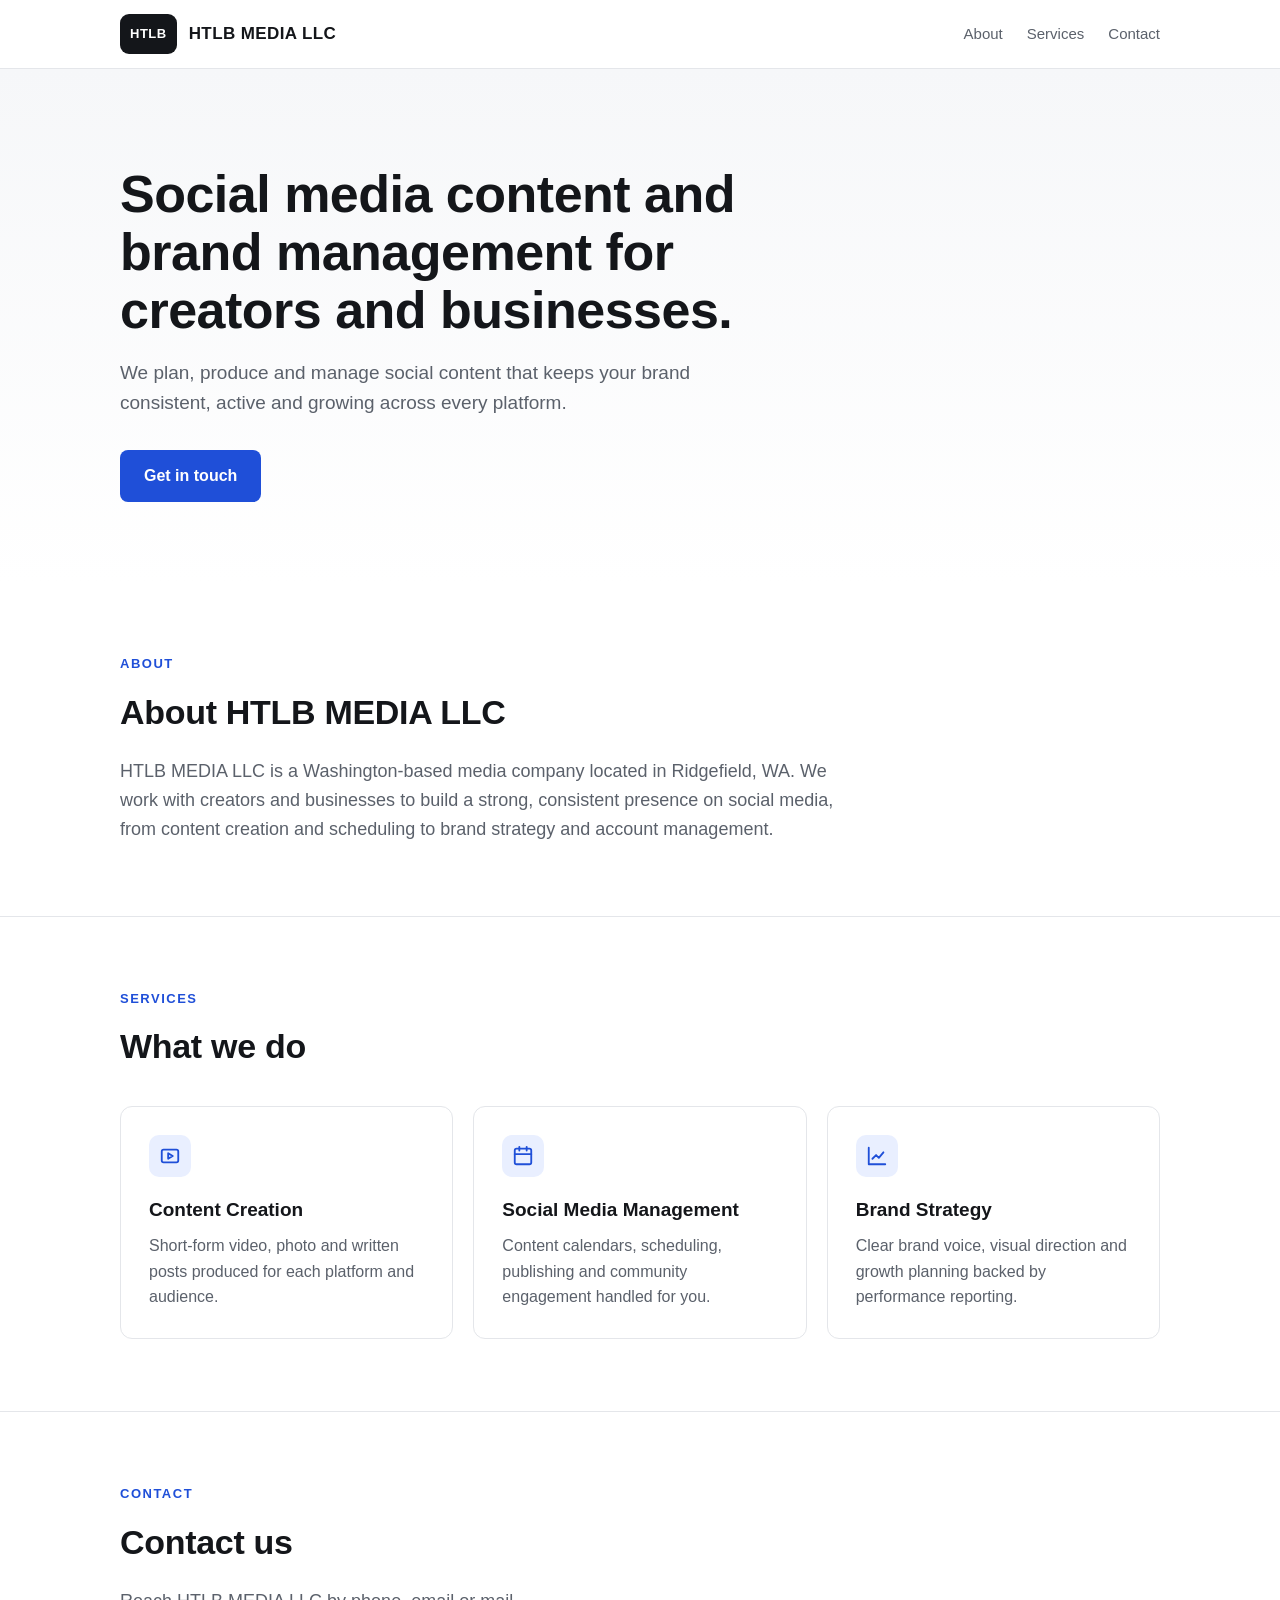
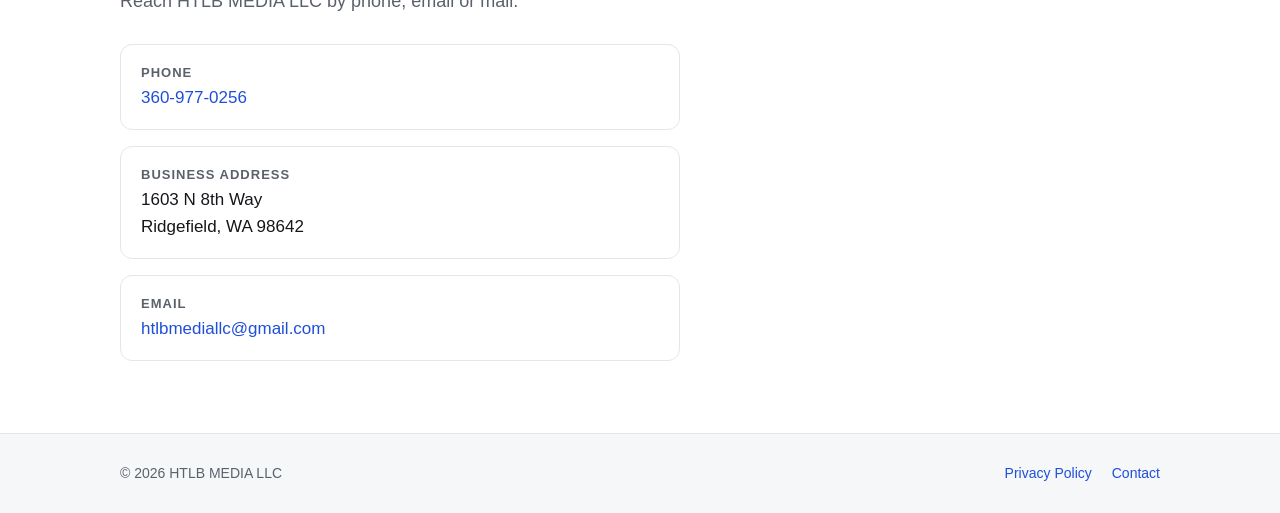
<file: index.html>
<!DOCTYPE html>
<html lang="en">
<head>
  <meta charset="utf-8">
  <meta name="viewport" content="width=device-width, initial-scale=1">
  <title>HTLB MEDIA LLC | Social Media Content &amp; Brand Management</title>
  <meta name="description" content="HTLB MEDIA LLC provides social media content and brand management for creators and businesses. Based in Ridgefield, Washington.">
  <link rel="canonical" href="https://www.htlbmedia.com/">
  <link rel="icon" href="favicon.svg" type="image/svg+xml">
  <link rel="stylesheet" href="styles.css">
  <script type="application/ld+json">
  {
    "@context": "https://schema.org",
    "@type": "Organization",
    "name": "HTLB MEDIA LLC",
    "url": "https://www.htlbmedia.com",
    "telephone": "+1-360-977-0256",
    "email": "htlbmediallc@gmail.com",
    "address": {
      "@type": "PostalAddress",
      "streetAddress": "1603 N 8th Way",
      "addressLocality": "Ridgefield",
      "addressRegion": "WA",
      "postalCode": "98642",
      "addressCountry": "US"
    }
  }
  </script>
</head>
<body>
  <header class="site-header">
    <div class="wrap">
      <a class="brand" href="/" aria-label="HTLB MEDIA LLC home">
        <span class="logo" aria-hidden="true">HTLB</span>
        <span class="brand-name">HTLB MEDIA LLC</span>
      </a>
      <nav class="nav" aria-label="Main">
        <a href="#about">About</a>
        <a href="#services">Services</a>
        <a href="#contact">Contact</a>
      </nav>
    </div>
  </header>

  <main>
    <div class="hero">
      <div class="wrap">
        <h1>Social media content and brand management for creators and businesses.</h1>
        <p>We plan, produce and manage social content that keeps your brand consistent, active and growing across every platform.</p>
        <a class="btn" href="#contact">Get in touch</a>
      </div>
    </div>

    <section id="about">
      <div class="wrap">
        <p class="eyebrow">About</p>
        <h2>About HTLB MEDIA LLC</h2>
        <p class="lead">HTLB MEDIA LLC is a Washington-based media company located in Ridgefield, WA. We work with creators and businesses to build a strong, consistent presence on social media, from content creation and scheduling to brand strategy and account management.</p>
      </div>
    </section>

    <section id="services">
      <div class="wrap">
        <p class="eyebrow">Services</p>
        <h2>What we do</h2>
        <div class="grid">
          <article class="card">
            <div class="icon" aria-hidden="true">
              <svg width="22" height="22" viewBox="0 0 24 24" fill="none" stroke="currentColor" stroke-width="2" stroke-linecap="round" stroke-linejoin="round"><rect x="3" y="5" width="18" height="14" rx="2"/><path d="m10 9 5 3-5 3z"/></svg>
            </div>
            <h3>Content Creation</h3>
            <p>Short-form video, photo and written posts produced for each platform and audience.</p>
          </article>
          <article class="card">
            <div class="icon" aria-hidden="true">
              <svg width="22" height="22" viewBox="0 0 24 24" fill="none" stroke="currentColor" stroke-width="2" stroke-linecap="round" stroke-linejoin="round"><rect x="3" y="4" width="18" height="17" rx="2"/><path d="M16 2v4M8 2v4M3 10h18"/></svg>
            </div>
            <h3>Social Media Management</h3>
            <p>Content calendars, scheduling, publishing and community engagement handled for you.</p>
          </article>
          <article class="card">
            <div class="icon" aria-hidden="true">
              <svg width="22" height="22" viewBox="0 0 24 24" fill="none" stroke="currentColor" stroke-width="2" stroke-linecap="round" stroke-linejoin="round"><path d="M3 3v18h18"/><path d="m7 15 4-4 3 3 5-6"/></svg>
            </div>
            <h3>Brand Strategy</h3>
            <p>Clear brand voice, visual direction and growth planning backed by performance reporting.</p>
          </article>
        </div>
      </div>
    </section>

    <section id="contact">
      <div class="wrap">
        <p class="eyebrow">Contact</p>
        <h2>Contact us</h2>
        <p class="lead">Reach HTLB MEDIA LLC by phone, email or mail.</p>
        <ul class="contact-list">
          <li>
            <div>
              <div class="label">Phone</div>
              <div class="value"><a href="tel:+13609770256">360-977-0256</a></div>
            </div>
          </li>
          <li>
            <div>
              <div class="label">Business Address</div>
              <address class="value">1603 N 8th Way<br>Ridgefield, WA 98642</address>
            </div>
          </li>
          <li>
            <div>
              <div class="label">Email</div>
              <div class="value"><a href="mailto:htlbmediallc@gmail.com">htlbmediallc@gmail.com</a></div>
            </div>
          </li>
        </ul>
      </div>
    </section>
  </main>

  <footer class="site-footer">
    <div class="wrap">
      <span>&copy; 2026 HTLB MEDIA LLC</span>
      <nav aria-label="Footer">
        <a href="privacy.html">Privacy Policy</a>
        <a href="#contact">Contact</a>
      </nav>
    </div>
  </footer>
</body>
</html>
</file>
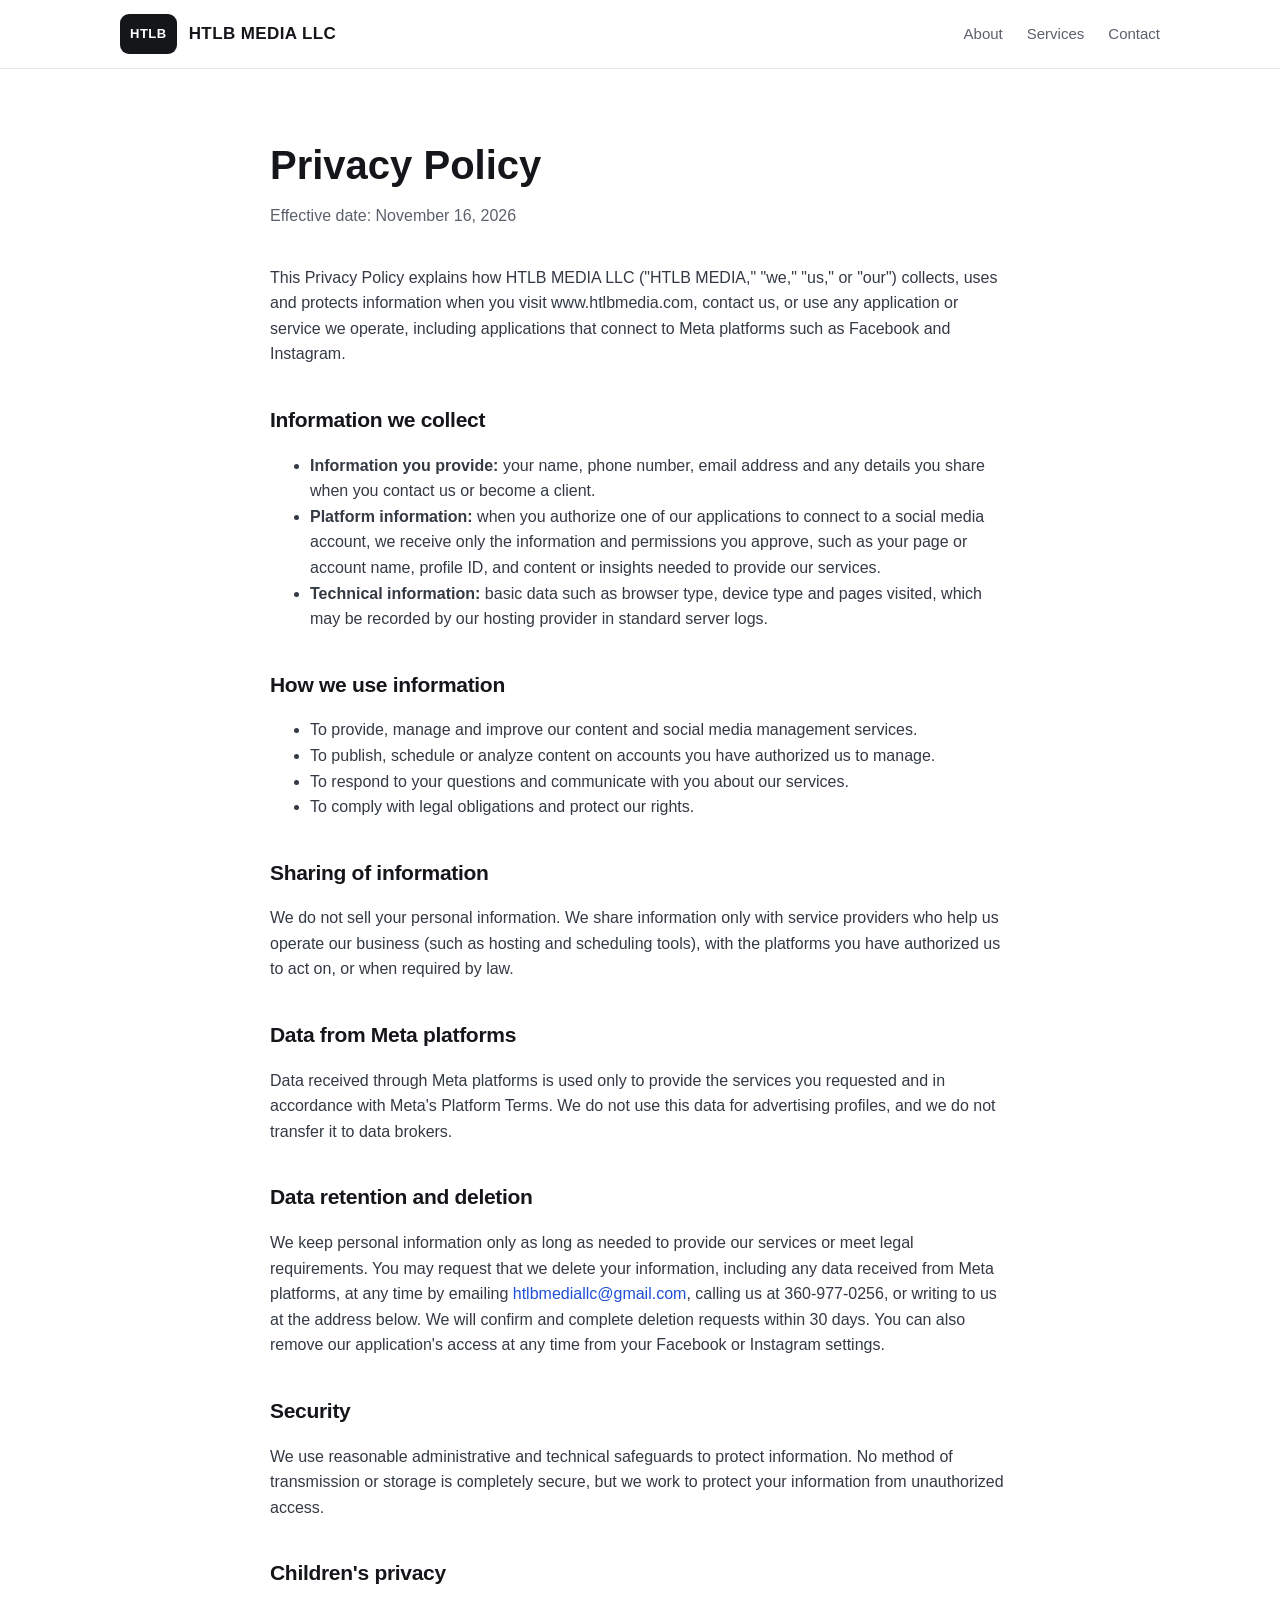
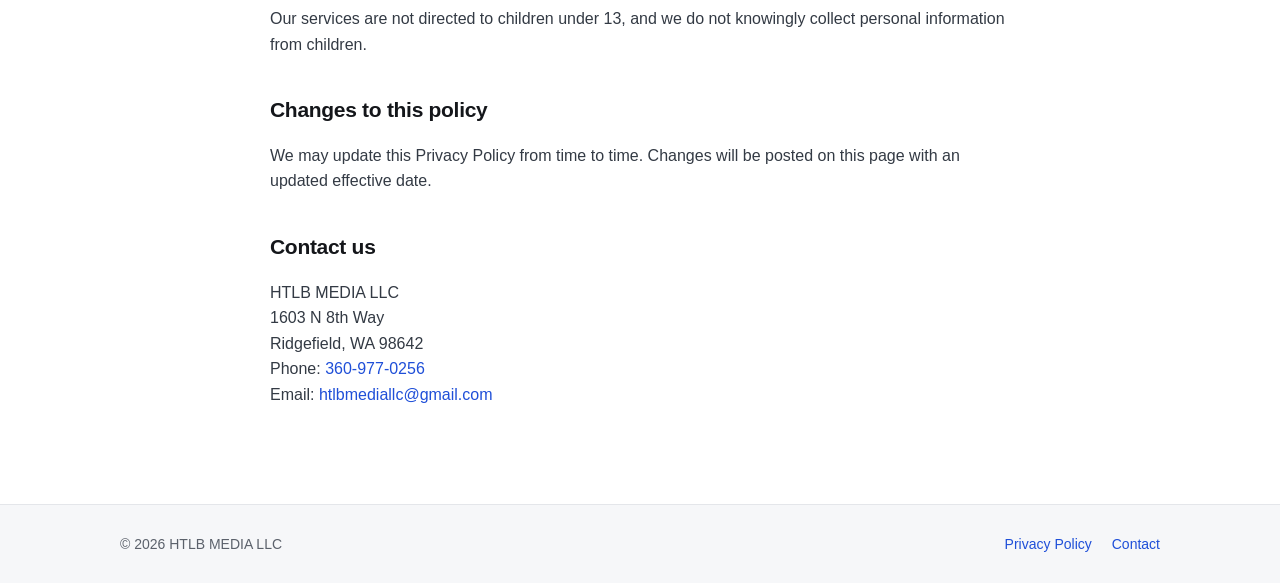
<file: privacy.html>
<!DOCTYPE html>
<html lang="en">
<head>
  <meta charset="utf-8">
  <meta name="viewport" content="width=device-width, initial-scale=1">
  <title>Privacy Policy | HTLB MEDIA LLC</title>
  <meta name="description" content="Privacy Policy for HTLB MEDIA LLC.">
  <link rel="canonical" href="https://www.htlbmedia.com/privacy.html">
  <link rel="icon" href="favicon.svg" type="image/svg+xml">
  <link rel="stylesheet" href="styles.css">
</head>
<body>
  <header class="site-header">
    <div class="wrap">
      <a class="brand" href="/" aria-label="HTLB MEDIA LLC home">
        <span class="logo" aria-hidden="true">HTLB</span>
        <span class="brand-name">HTLB MEDIA LLC</span>
      </a>
      <nav class="nav" aria-label="Main">
        <a href="/#about">About</a>
        <a href="/#services">Services</a>
        <a href="/#contact">Contact</a>
      </nav>
    </div>
  </header>

  <main class="legal">
    <div class="wrap">
      <h1>Privacy Policy</h1>
      <p class="updated">Effective date: November 16, 2026</p>

      <p>This Privacy Policy explains how HTLB MEDIA LLC ("HTLB MEDIA," "we," "us," or "our") collects, uses and protects information when you visit www.htlbmedia.com, contact us, or use any application or service we operate, including applications that connect to Meta platforms such as Facebook and Instagram.</p>

      <h2>Information we collect</h2>
      <ul>
        <li><strong>Information you provide:</strong> your name, phone number, email address and any details you share when you contact us or become a client.</li>
        <li><strong>Platform information:</strong> when you authorize one of our applications to connect to a social media account, we receive only the information and permissions you approve, such as your page or account name, profile ID, and content or insights needed to provide our services.</li>
        <li><strong>Technical information:</strong> basic data such as browser type, device type and pages visited, which may be recorded by our hosting provider in standard server logs.</li>
      </ul>

      <h2>How we use information</h2>
      <ul>
        <li>To provide, manage and improve our content and social media management services.</li>
        <li>To publish, schedule or analyze content on accounts you have authorized us to manage.</li>
        <li>To respond to your questions and communicate with you about our services.</li>
        <li>To comply with legal obligations and protect our rights.</li>
      </ul>

      <h2>Sharing of information</h2>
      <p>We do not sell your personal information. We share information only with service providers who help us operate our business (such as hosting and scheduling tools), with the platforms you have authorized us to act on, or when required by law.</p>

      <h2>Data from Meta platforms</h2>
      <p>Data received through Meta platforms is used only to provide the services you requested and in accordance with Meta's Platform Terms. We do not use this data for advertising profiles, and we do not transfer it to data brokers.</p>

      <h2>Data retention and deletion</h2>
      <p>We keep personal information only as long as needed to provide our services or meet legal requirements. You may request that we delete your information, including any data received from Meta platforms, at any time by emailing <a href="mailto:htlbmediallc@gmail.com">htlbmediallc@gmail.com</a>, calling us at 360-977-0256, or writing to us at the address below. We will confirm and complete deletion requests within 30 days. You can also remove our application's access at any time from your Facebook or Instagram settings.</p>

      <h2>Security</h2>
      <p>We use reasonable administrative and technical safeguards to protect information. No method of transmission or storage is completely secure, but we work to protect your information from unauthorized access.</p>

      <h2>Children's privacy</h2>
      <p>Our services are not directed to children under 13, and we do not knowingly collect personal information from children.</p>

      <h2>Changes to this policy</h2>
      <p>We may update this Privacy Policy from time to time. Changes will be posted on this page with an updated effective date.</p>

      <h2>Contact us</h2>
      <p>HTLB MEDIA LLC<br>
      1603 N 8th Way<br>
      Ridgefield, WA 98642<br>
      Phone: <a href="tel:+13609770256">360-977-0256</a><br>
      Email: <a href="mailto:htlbmediallc@gmail.com">htlbmediallc@gmail.com</a></p>
    </div>
  </main>

  <footer class="site-footer">
    <div class="wrap">
      <span>&copy; 2026 HTLB MEDIA LLC</span>
      <nav aria-label="Footer">
        <a href="privacy.html">Privacy Policy</a>
        <a href="/#contact">Contact</a>
      </nav>
    </div>
  </footer>
</body>
</html>
</file>
<file: styles.css>
:root {
  --ink: #14161a;
  --muted: #5b616b;
  --line: #e4e6ea;
  --bg: #ffffff;
  --soft: #f6f7f9;
  --accent: #1f4fd8;
  --accent-ink: #ffffff;
  --max: 1080px;
}

* { box-sizing: border-box; }

html { scroll-behavior: smooth; }

body {
  margin: 0;
  font-family: -apple-system, BlinkMacSystemFont, "Segoe UI", Inter, Roboto, Helvetica, Arial, sans-serif;
  color: var(--ink);
  background: var(--bg);
  line-height: 1.6;
  -webkit-font-smoothing: antialiased;
}

a { color: var(--accent); text-decoration: none; }
a:hover { text-decoration: underline; }

.wrap { max-width: var(--max); margin: 0 auto; padding: 0 20px; }

/* Header */
.site-header {
  position: sticky; top: 0; z-index: 10;
  background: rgba(255,255,255,.92);
  backdrop-filter: blur(8px);
  border-bottom: 1px solid var(--line);
}
.site-header .wrap {
  display: flex; align-items: center; justify-content: space-between;
  height: 68px;
}
.brand { display: flex; align-items: center; gap: 12px; color: var(--ink); }
.brand:hover { text-decoration: none; }
.logo {
  height: 40px; padding: 0 10px; border-radius: 9px;
  background: var(--ink); color: #fff;
  display: grid; place-items: center;
  font-weight: 800; font-size: 13px; letter-spacing: .5px;
}
.brand-name { font-weight: 700; letter-spacing: .4px; font-size: 17px; }
.nav { display: flex; gap: 24px; }
.nav a { color: var(--muted); font-size: 15px; font-weight: 500; }
.nav a:hover { color: var(--ink); text-decoration: none; }

/* Hero */
.hero { padding: 96px 0 80px; background: linear-gradient(180deg, var(--soft), var(--bg)); }
.hero h1 {
  font-size: clamp(32px, 5vw, 52px); line-height: 1.12;
  margin: 0 0 18px; letter-spacing: -.5px; max-width: 760px;
}
.hero p { font-size: 19px; color: var(--muted); max-width: 620px; margin: 0 0 32px; }
.btn {
  display: inline-block; background: var(--accent); color: var(--accent-ink);
  padding: 13px 24px; border-radius: 8px; font-weight: 600;
}
.btn:hover { text-decoration: none; filter: brightness(1.08); }

/* Sections */
section { padding: 72px 0; scroll-margin-top: 68px; }
section + section { border-top: 1px solid var(--line); }
.eyebrow {
  text-transform: uppercase; letter-spacing: 1.5px; font-size: 13px;
  font-weight: 700; color: var(--accent); margin: 0 0 10px;
}
h2 { font-size: clamp(26px, 3.5vw, 34px); margin: 0 0 18px; letter-spacing: -.3px; }
.lead { font-size: 18px; color: var(--muted); max-width: 720px; margin: 0; }

.grid { display: grid; grid-template-columns: repeat(3, 1fr); gap: 20px; margin-top: 32px; }
.card {
  border: 1px solid var(--line); border-radius: 12px; padding: 28px;
  background: var(--bg);
}
.card h3 { margin: 0 0 8px; font-size: 19px; }
.card p { margin: 0; color: var(--muted); }
.icon {
  width: 42px; height: 42px; border-radius: 10px; margin-bottom: 18px;
  background: #e9efff; color: var(--accent);
  display: grid; place-items: center;
}

.contact-list { list-style: none; padding: 0; margin: 28px 0 0; display: grid; gap: 16px; max-width: 560px; }
.contact-list li {
  display: flex; gap: 16px; align-items: flex-start;
  padding: 18px 20px; border: 1px solid var(--line); border-radius: 12px;
}
.contact-list .label { font-size: 13px; color: var(--muted); text-transform: uppercase; letter-spacing: 1px; font-weight: 600; }
.contact-list .value { font-size: 17px; font-weight: 500; color: var(--ink); font-style: normal; }

/* Footer */
.site-footer { border-top: 1px solid var(--line); padding: 28px 0; background: var(--soft); }
.site-footer .wrap { display: flex; justify-content: space-between; gap: 16px; flex-wrap: wrap; font-size: 14px; color: var(--muted); }
.site-footer nav { display: flex; gap: 20px; }

/* Privacy page */
.legal { padding: 64px 0 80px; }
.legal .wrap { max-width: 780px; }
.legal h1 { font-size: clamp(30px, 4vw, 40px); margin: 0 0 6px; }
.legal .updated { color: var(--muted); margin: 0 0 36px; }
.legal h2 { font-size: 21px; margin: 36px 0 10px; }
.legal p, .legal li { color: #333a44; }

@media (max-width: 820px) {
  .grid { grid-template-columns: 1fr; }
  .nav { gap: 16px; }
}
@media (max-width: 560px) {
  .nav { display: none; }
  .hero { padding: 64px 0 56px; }
  section { padding: 56px 0; }
  .brand-name { font-size: 16px; }
}
</file>
